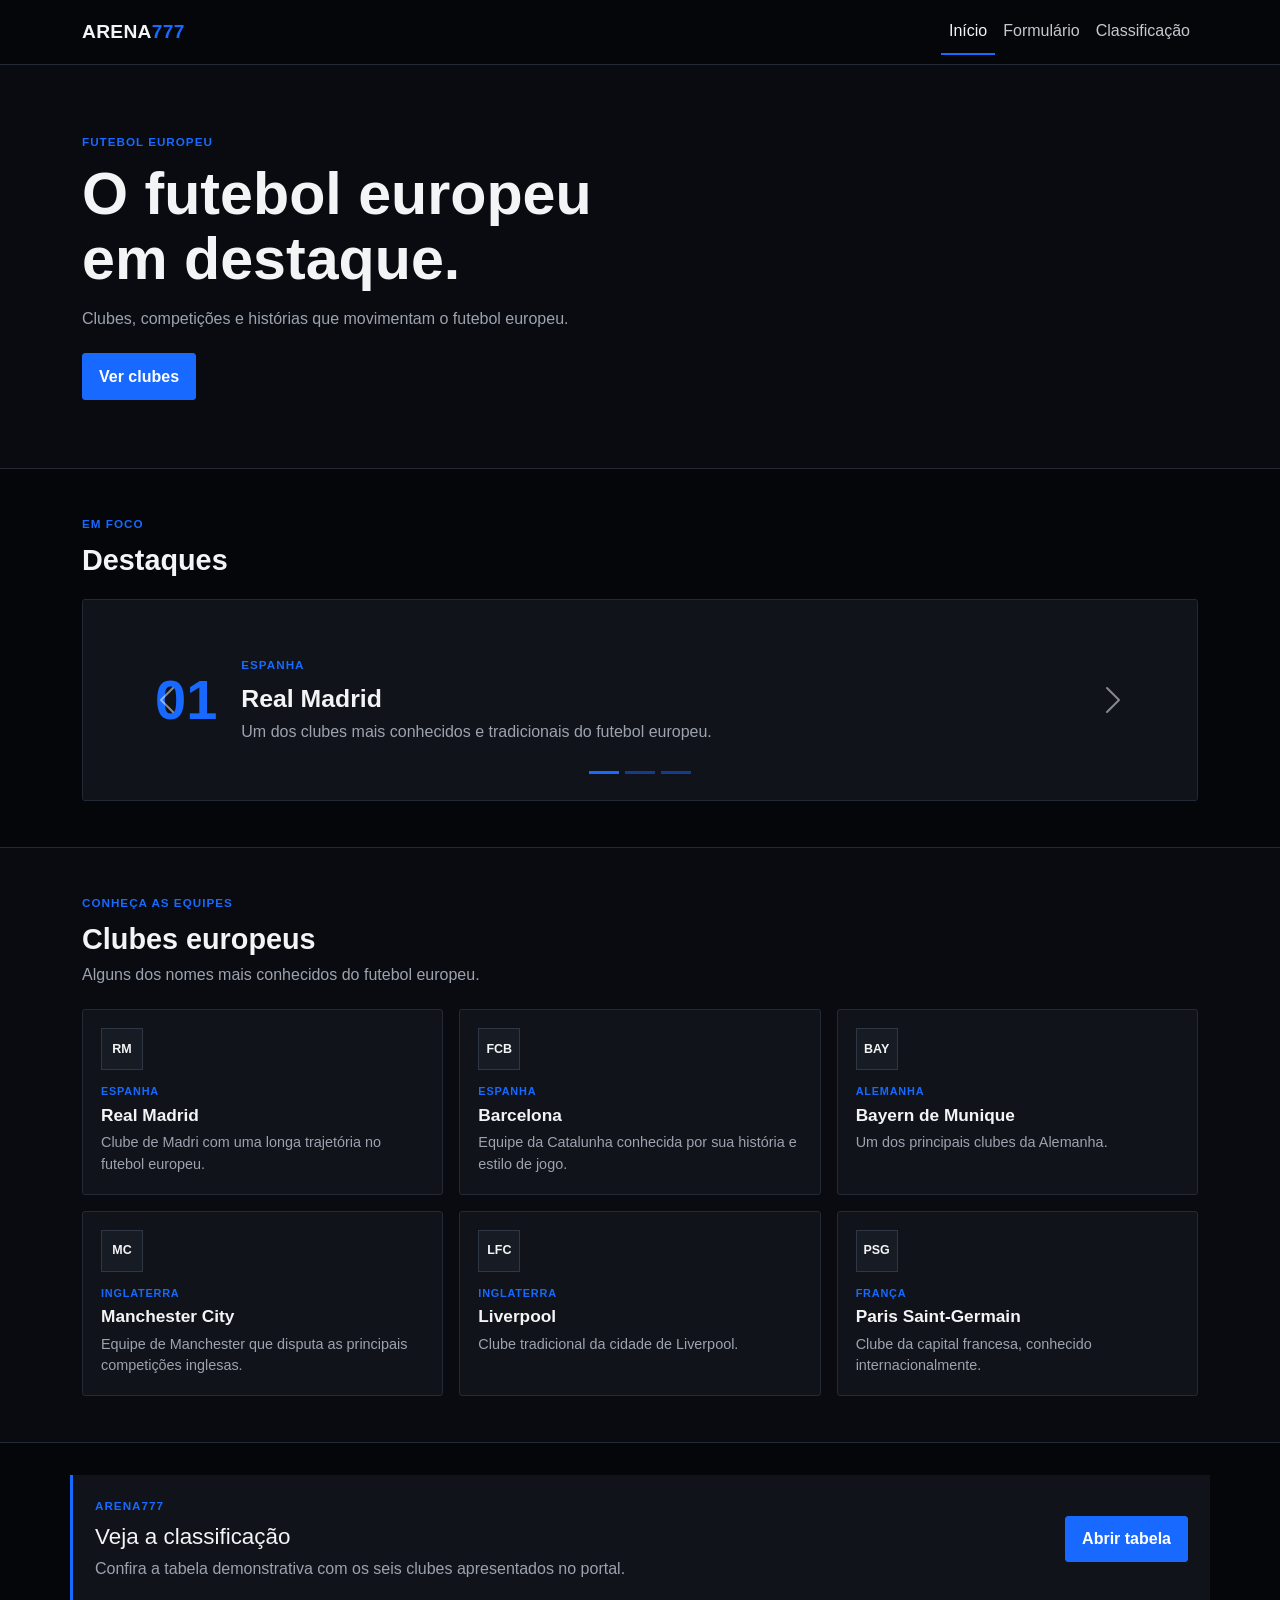
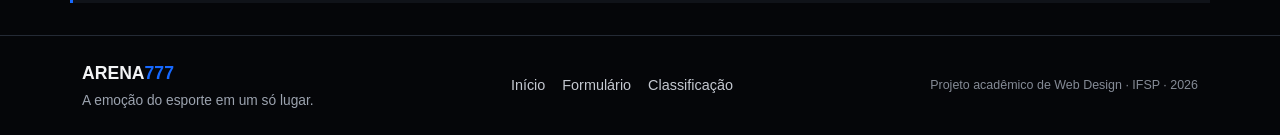
<file: index.html>
<!DOCTYPE html>
<html lang="pt-BR">
<head>
  <meta charset="UTF-8">
  <meta name="viewport" content="width=device-width, initial-scale=1">
  <meta name="description" content="ARENA777: portal acadêmico sobre futebol europeu.">
  <title>ARENA777 | Início</title>
  <link href="https://cdn.jsdelivr.net/npm/bootstrap@5.3.3/dist/css/bootstrap.min.css" rel="stylesheet">
  <link href="https://cdn.jsdelivr.net/npm/bootstrap-icons@1.11.3/font/bootstrap-icons.min.css" rel="stylesheet">
  <link href="css/estilos.css" rel="stylesheet">
</head>
<body>
  <nav class="navbar navbar-expand-lg navbar-dark barra-navegacao">
    <div class="container">
      <a class="navbar-brand marca" href="index.html">ARENA<span>777</span></a>
      <button class="navbar-toggler" type="button" data-bs-toggle="collapse" data-bs-target="#menuPrincipal" aria-controls="menuPrincipal" aria-expanded="false" aria-label="Abrir menu">
        <span class="navbar-toggler-icon"></span>
      </button>
      <div class="collapse navbar-collapse" id="menuPrincipal">
        <ul class="navbar-nav ms-auto">
          <li class="nav-item"><a class="nav-link active" aria-current="page" href="index.html">Início</a></li>
          <li class="nav-item"><a class="nav-link" href="formulario.html">Formulário</a></li>
          <li class="nav-item"><a class="nav-link" href="classificacao.html">Classificação</a></li>
        </ul>
      </div>
    </div>
  </nav>

  <main>
    <section class="apresentacao">
      <div class="container">
        <p class="etiqueta-secao">FUTEBOL EUROPEU</p>
        <h1>O futebol europeu<br><span>em destaque.</span></h1>
        <p class="texto-apresentacao">Clubes, competições e histórias que movimentam o futebol europeu.</p>
        <a class="btn btn-primary" href="#clubes">Ver clubes</a>
      </div>
    </section>

    <section class="secao-conteudo" aria-labelledby="tituloDestaques">
      <div class="container">
        <div class="titulo-secao">
          <p class="etiqueta-secao">EM FOCO</p>
          <h2 id="tituloDestaques">Destaques</h2>
        </div>

        <div id="carrosselDestaques" class="carousel slide carrossel-destaques" data-bs-ride="carousel">
          <div class="carousel-indicators">
            <button type="button" data-bs-target="#carrosselDestaques" data-bs-slide-to="0" class="active" aria-current="true" aria-label="Primeiro destaque"></button>
            <button type="button" data-bs-target="#carrosselDestaques" data-bs-slide-to="1" aria-label="Segundo destaque"></button>
            <button type="button" data-bs-target="#carrosselDestaques" data-bs-slide-to="2" aria-label="Terceiro destaque"></button>
          </div>
          <div class="carousel-inner">
            <div class="carousel-item active">
              <div class="item-destaque">
                <span class="numero-destaque">01</span>
                <div>
                  <p class="etiqueta-secao">ESPANHA</p>
                  <h3>Real Madrid</h3>
                  <p>Um dos clubes mais conhecidos e tradicionais do futebol europeu.</p>
                </div>
              </div>
            </div>
            <div class="carousel-item">
              <div class="item-destaque">
                <span class="numero-destaque">02</span>
                <div>
                  <p class="etiqueta-secao">ESPANHA</p>
                  <h3>Barcelona</h3>
                  <p>Clube com uma história marcante e uma identidade reconhecida no futebol.</p>
                </div>
              </div>
            </div>
            <div class="carousel-item">
              <div class="item-destaque">
                <span class="numero-destaque">03</span>
                <div>
                  <p class="etiqueta-secao">ALEMANHA</p>
                  <h3>Bayern de Munique</h3>
                  <p>Uma das equipes de maior destaque no futebol alemão.</p>
                </div>
              </div>
            </div>
          </div>
          <button class="carousel-control-prev" type="button" data-bs-target="#carrosselDestaques" data-bs-slide="prev" aria-label="Destaque anterior">
            <span class="carousel-control-prev-icon" aria-hidden="true"></span>
          </button>
          <button class="carousel-control-next" type="button" data-bs-target="#carrosselDestaques" data-bs-slide="next" aria-label="Próximo destaque">
            <span class="carousel-control-next-icon" aria-hidden="true"></span>
          </button>
        </div>
      </div>
    </section>

    <section class="secao-conteudo secao-clubes" id="clubes" aria-labelledby="tituloClubes">
      <div class="container">
        <div class="titulo-secao">
          <p class="etiqueta-secao">CONHEÇA AS EQUIPES</p>
          <h2 id="tituloClubes">Clubes europeus</h2>
          <p class="descricao-secao">Alguns dos nomes mais conhecidos do futebol europeu.</p>
        </div>

        <div class="row row-cols-1 row-cols-sm-2 row-cols-lg-3 g-3">
          <div class="col">
            <article class="cartao-clube h-100">
              <div class="iniciais-clube">RM</div>
              <p class="pais-clube">ESPANHA</p>
              <h3>Real Madrid</h3>
              <p>Clube de Madri com uma longa trajetória no futebol europeu.</p>
            </article>
          </div>
          <div class="col">
            <article class="cartao-clube h-100">
              <div class="iniciais-clube">FCB</div>
              <p class="pais-clube">ESPANHA</p>
              <h3>Barcelona</h3>
              <p>Equipe da Catalunha conhecida por sua história e estilo de jogo.</p>
            </article>
          </div>
          <div class="col">
            <article class="cartao-clube h-100">
              <div class="iniciais-clube">BAY</div>
              <p class="pais-clube">ALEMANHA</p>
              <h3>Bayern de Munique</h3>
              <p>Um dos principais clubes da Alemanha.</p>
            </article>
          </div>
          <div class="col">
            <article class="cartao-clube h-100">
              <div class="iniciais-clube">MC</div>
              <p class="pais-clube">INGLATERRA</p>
              <h3>Manchester City</h3>
              <p>Equipe de Manchester que disputa as principais competições inglesas.</p>
            </article>
          </div>
          <div class="col">
            <article class="cartao-clube h-100">
              <div class="iniciais-clube">LFC</div>
              <p class="pais-clube">INGLATERRA</p>
              <h3>Liverpool</h3>
              <p>Clube tradicional da cidade de Liverpool.</p>
            </article>
          </div>
          <div class="col">
            <article class="cartao-clube h-100">
              <div class="iniciais-clube">PSG</div>
              <p class="pais-clube">FRANÇA</p>
              <h3>Paris Saint-Germain</h3>
              <p>Clube da capital francesa, conhecido internacionalmente.</p>
            </article>
          </div>
        </div>
      </div>
    </section>

    <section class="secao-classificacao">
      <div class="container conteudo-classificacao">
        <div>
          <p class="etiqueta-secao">ARENA777</p>
          <h2>Veja a classificação</h2>
          <p>Confira a tabela demonstrativa com os seis clubes apresentados no portal.</p>
        </div>
        <a class="btn btn-primary" href="classificacao.html">Abrir tabela</a>
      </div>
    </section>
  </main>

  <footer class="rodape">
    <div class="container conteudo-rodape">
      <div>
        <a class="marca-rodape" href="index.html">ARENA<span>777</span></a>
        <p>A emoção do esporte em um só lugar.</p>
      </div>
      <nav class="links-rodape" aria-label="Links do rodapé">
        <a href="index.html">Início</a>
        <a href="formulario.html">Formulário</a>
        <a href="classificacao.html">Classificação</a>
      </nav>
      <small>Projeto acadêmico de Web Design · IFSP · 2026</small>
    </div>
  </footer>

  <script src="https://cdn.jsdelivr.net/npm/bootstrap@5.3.3/dist/js/bootstrap.bundle.min.js"></script>
  <script src="js/validacao-formulario.js"></script>
</body>
</html>
</file>
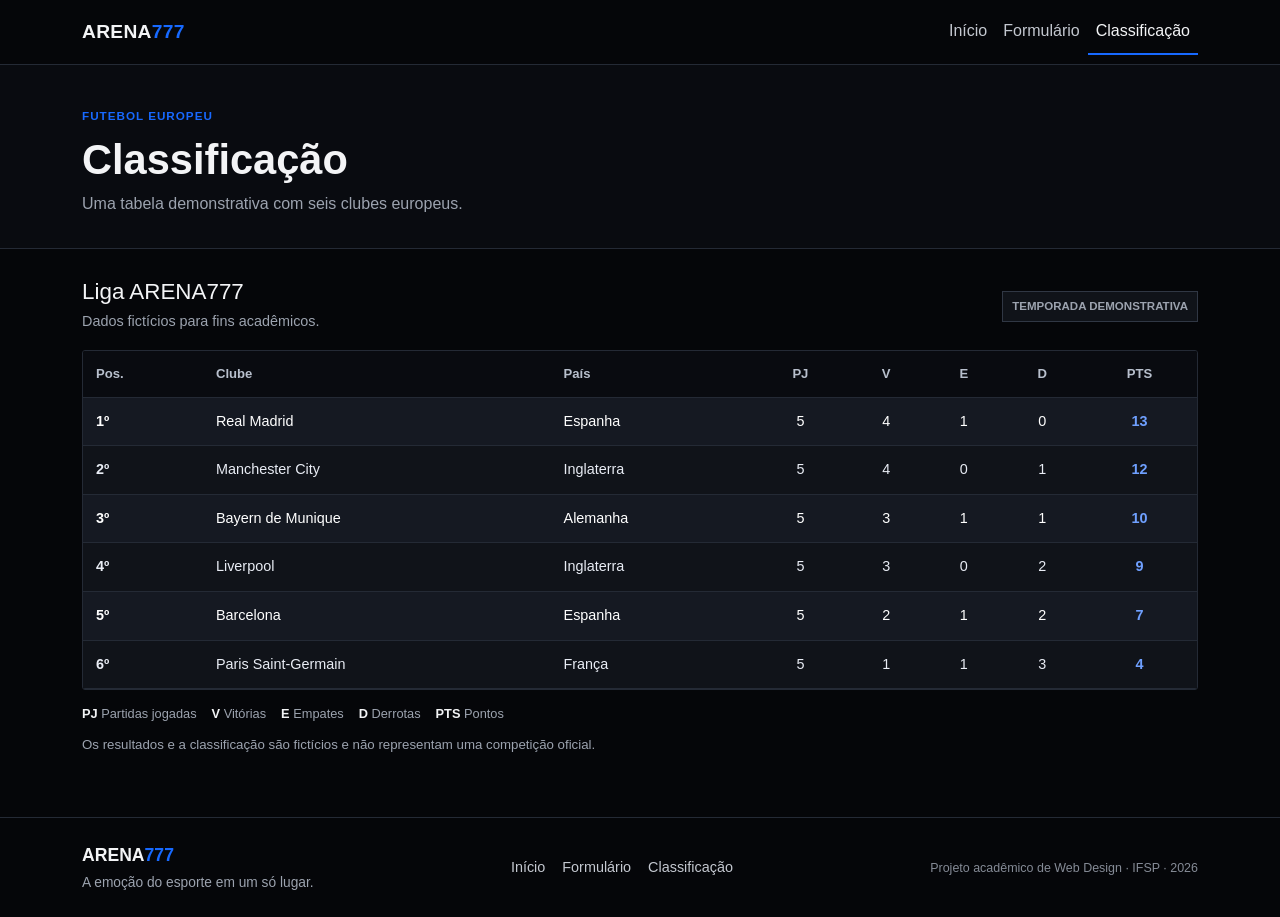
<file: classificacao.html>
<!DOCTYPE html>
<html lang="pt-BR">
<head>
  <meta charset="UTF-8">
  <meta name="viewport" content="width=device-width, initial-scale=1">
  <meta name="description" content="Classificação fictícia de clubes europeus no ARENA777.">
  <title>ARENA777 | Classificação</title>
  <link href="https://cdn.jsdelivr.net/npm/bootstrap@5.3.3/dist/css/bootstrap.min.css" rel="stylesheet">
  <link href="https://cdn.jsdelivr.net/npm/bootstrap-icons@1.11.3/font/bootstrap-icons.min.css" rel="stylesheet">
  <link href="css/estilos.css" rel="stylesheet">
</head>
<body>
  <nav class="navbar navbar-expand-lg navbar-dark barra-navegacao">
    <div class="container">
      <a class="navbar-brand marca" href="index.html">ARENA<span>777</span></a>
      <button class="navbar-toggler" type="button" data-bs-toggle="collapse" data-bs-target="#menuPrincipal" aria-controls="menuPrincipal" aria-expanded="false" aria-label="Abrir menu">
        <span class="navbar-toggler-icon"></span>
      </button>
      <div class="collapse navbar-collapse" id="menuPrincipal">
        <ul class="navbar-nav ms-auto">
          <li class="nav-item"><a class="nav-link" href="index.html">Início</a></li>
          <li class="nav-item"><a class="nav-link" href="formulario.html">Formulário</a></li>
          <li class="nav-item"><a class="nav-link active" aria-current="page" href="classificacao.html">Classificação</a></li>
        </ul>
      </div>
    </div>
  </nav>

  <main class="pagina-interna">
    <header class="cabecalho-pagina">
      <div class="container">
        <p class="etiqueta-secao">FUTEBOL EUROPEU</p>
        <h1>Classificação</h1>
        <p>Uma tabela demonstrativa com seis clubes europeus.</p>
      </div>
    </header>

    <section class="secao-conteudo pt-0">
      <div class="container">
        <div class="cabecalho-tabela">
          <div>
            <h2>Liga ARENA777</h2>
            <p>Dados fictícios para fins acadêmicos.</p>
          </div>
          <span class="etiqueta-tabela">TEMPORADA DEMONSTRATIVA</span>
        </div>

        <div class="table-responsive area-classificacao">
          <table class="table table-dark table-striped align-middle tabela-classificacao mb-0">
            <thead>
              <tr>
                <th scope="col">Pos.</th>
                <th scope="col">Clube</th>
                <th scope="col">País</th>
                <th scope="col" class="text-center">PJ</th>
                <th scope="col" class="text-center">V</th>
                <th scope="col" class="text-center">E</th>
                <th scope="col" class="text-center">D</th>
                <th scope="col" class="text-center">PTS</th>
              </tr>
            </thead>
            <tbody>
              <tr class="primeiro-lugar">
                <th scope="row">1º</th><td>Real Madrid</td><td>Espanha</td>
                <td class="text-center">5</td><td class="text-center">4</td><td class="text-center">1</td><td class="text-center">0</td><td class="text-center pontos">13</td>
              </tr>
              <tr>
                <th scope="row">2º</th><td>Manchester City</td><td>Inglaterra</td>
                <td class="text-center">5</td><td class="text-center">4</td><td class="text-center">0</td><td class="text-center">1</td><td class="text-center pontos">12</td>
              </tr>
              <tr>
                <th scope="row">3º</th><td>Bayern de Munique</td><td>Alemanha</td>
                <td class="text-center">5</td><td class="text-center">3</td><td class="text-center">1</td><td class="text-center">1</td><td class="text-center pontos">10</td>
              </tr>
              <tr>
                <th scope="row">4º</th><td>Liverpool</td><td>Inglaterra</td>
                <td class="text-center">5</td><td class="text-center">3</td><td class="text-center">0</td><td class="text-center">2</td><td class="text-center pontos">9</td>
              </tr>
              <tr>
                <th scope="row">5º</th><td>Barcelona</td><td>Espanha</td>
                <td class="text-center">5</td><td class="text-center">2</td><td class="text-center">1</td><td class="text-center">2</td><td class="text-center pontos">7</td>
              </tr>
              <tr>
                <th scope="row">6º</th><td>Paris Saint-Germain</td><td>França</td>
                <td class="text-center">5</td><td class="text-center">1</td><td class="text-center">1</td><td class="text-center">3</td><td class="text-center pontos">4</td>
              </tr>
            </tbody>
          </table>
        </div>

        <div class="legenda-tabela">
          <p><strong>PJ</strong> Partidas jogadas</p>
          <p><strong>V</strong> Vitórias</p>
          <p><strong>E</strong> Empates</p>
          <p><strong>D</strong> Derrotas</p>
          <p><strong>PTS</strong> Pontos</p>
        </div>
        <p class="aviso-classificacao">Os resultados e a classificação são fictícios e não representam uma competição oficial.</p>
      </div>
    </section>
  </main>

  <footer class="rodape">
    <div class="container conteudo-rodape">
      <div>
        <a class="marca-rodape" href="index.html">ARENA<span>777</span></a>
        <p>A emoção do esporte em um só lugar.</p>
      </div>
      <nav class="links-rodape" aria-label="Links do rodapé">
        <a href="index.html">Início</a>
        <a href="formulario.html">Formulário</a>
        <a href="classificacao.html">Classificação</a>
      </nav>
      <small>Projeto acadêmico de Web Design · IFSP · 2026</small>
    </div>
  </footer>

  <script src="https://cdn.jsdelivr.net/npm/bootstrap@5.3.3/dist/js/bootstrap.bundle.min.js"></script>
  <script src="js/validacao-formulario.js"></script>
</body>
</html>
</file>
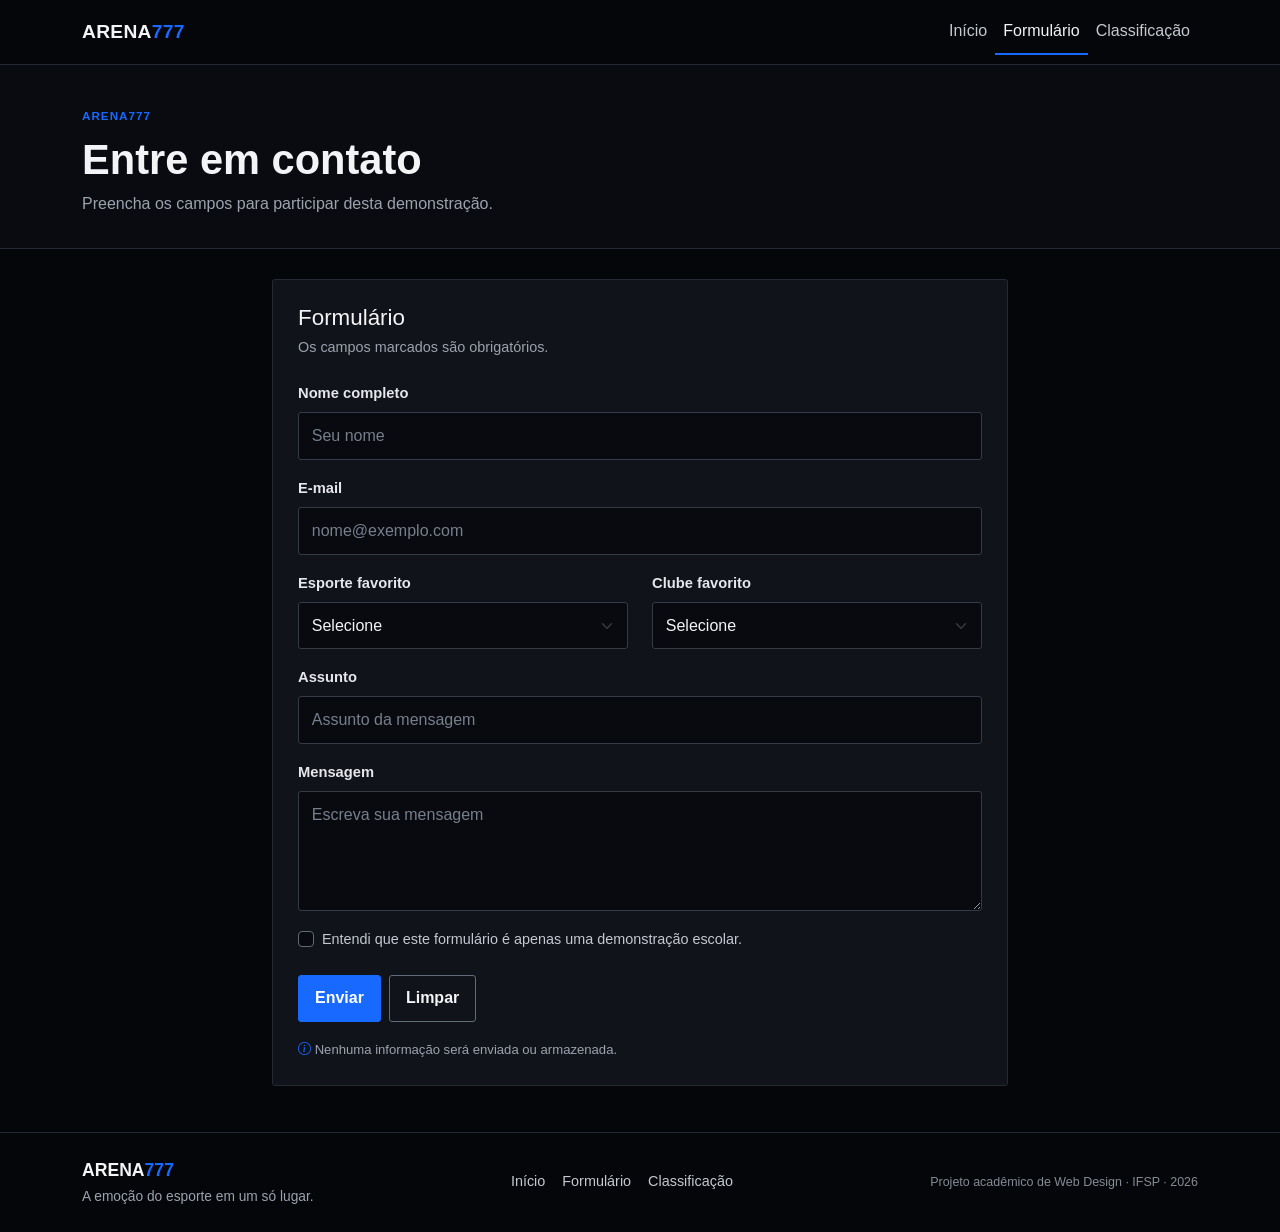
<file: formulario.html>
<!DOCTYPE html>
<html lang="pt-BR">
<head>
  <meta charset="UTF-8">
  <meta name="viewport" content="width=device-width, initial-scale=1">
  <meta name="description" content="Formulário demonstrativo do ARENA777.">
  <title>ARENA777 | Formulário</title>
  <link href="https://cdn.jsdelivr.net/npm/bootstrap@5.3.3/dist/css/bootstrap.min.css" rel="stylesheet">
  <link href="https://cdn.jsdelivr.net/npm/bootstrap-icons@1.11.3/font/bootstrap-icons.min.css" rel="stylesheet">
  <link href="css/estilos.css" rel="stylesheet">
</head>
<body>
  <nav class="navbar navbar-expand-lg navbar-dark barra-navegacao">
    <div class="container">
      <a class="navbar-brand marca" href="index.html">ARENA<span>777</span></a>
      <button class="navbar-toggler" type="button" data-bs-toggle="collapse" data-bs-target="#menuPrincipal" aria-controls="menuPrincipal" aria-expanded="false" aria-label="Abrir menu">
        <span class="navbar-toggler-icon"></span>
      </button>
      <div class="collapse navbar-collapse" id="menuPrincipal">
        <ul class="navbar-nav ms-auto">
          <li class="nav-item"><a class="nav-link" href="index.html">Início</a></li>
          <li class="nav-item"><a class="nav-link active" aria-current="page" href="formulario.html">Formulário</a></li>
          <li class="nav-item"><a class="nav-link" href="classificacao.html">Classificação</a></li>
        </ul>
      </div>
    </div>
  </nav>

  <main class="pagina-interna">
    <header class="cabecalho-pagina">
      <div class="container">
        <p class="etiqueta-secao">ARENA777</p>
        <h1>Entre em contato</h1>
        <p>Preencha os campos para participar desta demonstração.</p>
      </div>
    </header>

    <section class="secao-conteudo pt-0">
      <div class="container">
        <div class="row justify-content-center">
          <div class="col-lg-8">
            <div class="painel-formulario">
              <h2>Formulário</h2>
              <p class="descricao-formulario">Os campos marcados são obrigatórios.</p>

              <div id="mensagemSucesso" class="alert alert-success d-none" role="status">
                Formulário preenchido com sucesso!
              </div>

              <form id="formularioContato" novalidate>
                <div class="mb-3">
                  <label for="nome" class="form-label">Nome completo</label>
                  <input type="text" class="form-control" id="nome" name="nome" placeholder="Seu nome" required>
                  <div class="invalid-feedback">Informe seu nome.</div>
                </div>

                <div class="mb-3">
                  <label for="correioEletronico" class="form-label">E-mail</label>
                  <input type="email" class="form-control" id="correioEletronico" name="correioEletronico" placeholder="nome@exemplo.com" required>
                  <div class="invalid-feedback">Informe um e-mail válido.</div>
                </div>

                <div class="row">
                  <div class="col-md-6 mb-3">
                    <label for="esporte" class="form-label">Esporte favorito</label>
                    <select class="form-select" id="esporte" name="esporte" required>
                      <option value="" selected disabled>Selecione</option>
                      <option>Futebol</option>
                      <option>Basquete</option>
                      <option>Automobilismo</option>
                      <option>Outro</option>
                    </select>
                    <div class="invalid-feedback">Selecione uma opção.</div>
                  </div>
                  <div class="col-md-6 mb-3">
                    <label for="clube" class="form-label">Clube favorito</label>
                    <select class="form-select" id="clube" name="clube" required>
                      <option value="" selected disabled>Selecione</option>
                      <option>Real Madrid</option>
                      <option>Barcelona</option>
                      <option>Bayern de Munique</option>
                      <option>Manchester City</option>
                      <option>Liverpool</option>
                      <option>Paris Saint-Germain</option>
                      <option>Outro</option>
                    </select>
                    <div class="invalid-feedback">Selecione um clube.</div>
                  </div>
                </div>

                <div class="mb-3">
                  <label for="assunto" class="form-label">Assunto</label>
                  <input type="text" class="form-control" id="assunto" name="assunto" placeholder="Assunto da mensagem" required>
                  <div class="invalid-feedback">Informe o assunto.</div>
                </div>

                <div class="mb-3">
                  <label for="mensagem" class="form-label">Mensagem</label>
                  <textarea class="form-control" id="mensagem" name="mensagem" rows="4" placeholder="Escreva sua mensagem" required></textarea>
                  <div class="invalid-feedback">Escreva sua mensagem.</div>
                </div>

                <div class="form-check mb-4">
                  <input class="form-check-input" type="checkbox" id="confirmacaoAcademica" required>
                  <label class="form-check-label" for="confirmacaoAcademica">Entendi que este formulário é apenas uma demonstração escolar.</label>
                  <div class="invalid-feedback">Marque a confirmação.</div>
                </div>

                <div class="d-flex flex-wrap gap-2">
                  <button class="btn btn-primary" type="submit">Enviar</button>
                  <button class="btn btn-outline-light" type="reset">Limpar</button>
                </div>
              </form>

              <p class="aviso-formulario"><i class="bi bi-info-circle"></i> Nenhuma informação será enviada ou armazenada.</p>
            </div>
          </div>
        </div>
      </div>
    </section>
  </main>

  <footer class="rodape">
    <div class="container conteudo-rodape">
      <div>
        <a class="marca-rodape" href="index.html">ARENA<span>777</span></a>
        <p>A emoção do esporte em um só lugar.</p>
      </div>
      <nav class="links-rodape" aria-label="Links do rodapé">
        <a href="index.html">Início</a>
        <a href="formulario.html">Formulário</a>
        <a href="classificacao.html">Classificação</a>
      </nav>
      <small>Projeto acadêmico de Web Design · IFSP · 2026</small>
    </div>
  </footer>

  <script src="https://cdn.jsdelivr.net/npm/bootstrap@5.3.3/dist/js/bootstrap.bundle.min.js"></script>
  <script src="js/validacao-formulario.js"></script>
</body>
</html>
</file>
<file: css/estilos.css>
/* Estilos do ARENA777 */

/* Cores principais do site */
:root {
  --preto: #050609;
  --preto-secundario: #090B10;
  --grafite: #101319;
  --grafite-claro: #171B24;
  --azul: #1769FF;
  --azul-escuro: #1052D6;
  --branco: #F3F4F6;
  --cinza: #9CA3AF;
  --borda: #242A35;
}

* {
  box-sizing: border-box;
}

body {
  margin: 0;
  background: var(--preto);
  color: var(--branco);
  font-family: Arial, Helvetica, sans-serif;
}

a {
  color: inherit;
  text-decoration: none;
}

/* Menu */
.barra-navegacao {
  min-height: 65px;
  background: var(--preto);
  border-bottom: 1px solid var(--borda);
}

.marca {
  color: var(--branco);
  font-size: 1.2rem;
  font-weight: 800;
  letter-spacing: .3px;
}

.marca span,
.marca-rodape span {
  color: var(--azul);
}

.barra-navegacao .nav-link {
  padding: .65rem .85rem;
  color: #C4C8D0;
}

.barra-navegacao .nav-link.active {
  color: var(--branco);
  border-bottom: 2px solid var(--azul);
}

/* Apresentação inicial */
.apresentacao {
  padding: 68px 0;
  background: var(--preto-secundario);
  border-bottom: 1px solid var(--borda);
}

.etiqueta-secao {
  margin-bottom: 10px;
  color: var(--azul);
  font-size: .73rem;
  font-weight: 700;
  letter-spacing: 1px;
}

.apresentacao h1 {
  margin-bottom: 15px;
  color: var(--branco);
  font-size: clamp(2.3rem, 5vw, 3.7rem);
  line-height: 1.1;
  font-weight: 800;
}

.apresentacao h1 span {
  color: var(--branco);
}

.texto-apresentacao {
  max-width: 520px;
  margin-bottom: 22px;
  color: var(--cinza);
  line-height: 1.6;
}

.btn {
  padding: .65rem 1rem;
  border-radius: 3px;
  font-weight: 600;
}

.btn-primary {
  background: var(--azul);
  border-color: var(--azul);
}

/* Seções e títulos */
.secao-conteudo {
  padding: 46px 0;
}

.titulo-secao {
  margin-bottom: 22px;
}

.titulo-secao h2 {
  margin-bottom: 7px;
  font-size: 1.8rem;
  font-weight: 700;
}

.descricao-secao {
  margin-bottom: 0;
  color: var(--cinza);
}

/* Carrossel */
.carrossel-destaques {
  overflow: hidden;
  border: 1px solid var(--borda);
  border-radius: 3px;
  background: var(--grafite);
}

.item-destaque {
  display: flex;
  min-height: 200px;
  align-items: center;
  gap: 24px;
  padding: 34px 72px;
  background: var(--grafite);
}

.numero-destaque {
  color: var(--azul);
  font-size: 3.5rem;
  font-weight: 800;
  line-height: 1;
}

.item-destaque h3 {
  margin-bottom: 7px;
  font-size: 1.55rem;
  font-weight: 700;
}

.item-destaque div > p:last-child {
  max-width: 570px;
  margin-bottom: 0;
  color: var(--cinza);
}

.carousel-indicators [data-bs-target] {
  background-color: var(--azul);
}

/* Clubes */
.secao-clubes {
  background: var(--preto-secundario);
  border-top: 1px solid var(--borda);
  border-bottom: 1px solid var(--borda);
}

.cartao-clube {
  min-height: 185px;
  padding: 18px;
  border: 1px solid var(--borda);
  border-radius: 3px;
  background: var(--grafite);
}

.iniciais-clube {
  display: flex;
  width: 42px;
  height: 42px;
  align-items: center;
  justify-content: center;
  margin-bottom: 13px;
  border: 1px solid #303744;
  background: var(--grafite-claro);
  color: var(--branco);
  font-size: .78rem;
  font-weight: 800;
}

.pais-clube {
  margin-bottom: 5px;
  color: var(--azul);
  font-size: .68rem;
  font-weight: 700;
  letter-spacing: .8px;
}

.cartao-clube h3 {
  margin-bottom: 7px;
  font-size: 1.08rem;
  font-weight: 700;
}

.cartao-clube p:last-child {
  margin-bottom: 0;
  color: var(--cinza);
  font-size: .9rem;
  line-height: 1.5;
}

/* Chamada para a classificação */
.secao-classificacao {
  padding: 32px 0;
}

.conteudo-classificacao {
  display: flex;
  align-items: center;
  justify-content: space-between;
  gap: 20px;
  padding: 22px;
  border-left: 3px solid var(--azul);
  background: var(--grafite);
}

.conteudo-classificacao h2 {
  margin-bottom: 6px;
  font-size: 1.4rem;
}

.conteudo-classificacao p:last-child {
  margin-bottom: 0;
  color: var(--cinza);
}

/* Rodapé */
.rodape {
  padding: 24px 0;
  border-top: 1px solid var(--borda);
  background: var(--preto);
}

.conteudo-rodape {
  display: flex;
  align-items: center;
  justify-content: space-between;
  gap: 18px;
  flex-wrap: wrap;
}

.marca-rodape {
  color: var(--branco);
  font-size: 1.1rem;
  font-weight: 800;
}

.conteudo-rodape p {
  margin: 4px 0 0;
  color: var(--cinza);
  font-size: .86rem;
}

.links-rodape {
  display: flex;
  gap: 17px;
  flex-wrap: wrap;
}

.links-rodape a {
  color: #C4C8D0;
  font-size: .9rem;
}

.conteudo-rodape small {
  color: #858B96;
  font-size: .78rem;
}

/* Páginas internas */
.pagina-interna {
  min-height: calc(100vh - 170px);
}

.cabecalho-pagina {
  margin-bottom: 30px;
  padding: 42px 0 32px;
  border-bottom: 1px solid var(--borda);
  background: var(--preto-secundario);
}

.cabecalho-pagina h1 {
  margin-bottom: 8px;
  font-size: clamp(1.9rem, 4vw, 2.6rem);
  font-weight: 800;
}

.cabecalho-pagina p:last-child {
  margin-bottom: 0;
  color: var(--cinza);
}

/* Formulário */
.painel-formulario {
  padding: 25px;
  border: 1px solid var(--borda);
  border-radius: 3px;
  background: var(--grafite);
}

.painel-formulario h2 {
  margin-bottom: 5px;
  font-size: 1.4rem;
}

.descricao-formulario {
  margin-bottom: 22px;
  color: var(--cinza);
  font-size: .9rem;
}

.form-label {
  color: #E5E7EB;
  font-size: .92rem;
  font-weight: 600;
}

.form-control,
.form-select {
  padding: .68rem .8rem;
  border: 1px solid #343A46;
  border-radius: 3px;
  background-color: #080A0F;
  color: var(--branco);
}

.form-control::placeholder {
  color: #777F8D;
}

.form-control:focus,
.form-select:focus {
  border-color: var(--azul);
  background-color: #080A0F;
  color: var(--branco);
  box-shadow: 0 0 0 .15rem rgba(23, 105, 255, .15);
}

.form-select option {
  background: var(--grafite);
  color: var(--branco);
}

.form-check-label {
  color: #C4C8D0;
  font-size: .9rem;
}

.form-check-input {
  border-color: #626B79;
  background-color: #080A0F;
}

.form-check-input:checked {
  border-color: var(--azul);
  background-color: var(--azul);
}

.aviso-formulario {
  margin: 18px 0 0;
  color: var(--cinza);
  font-size: .82rem;
}

.aviso-formulario i {
  color: var(--azul);
}

.alert-success {
  border-color: #245D3C;
  background: #123522;
  color: #DDF7E7;
}

/* Classificação */
.cabecalho-tabela {
  display: flex;
  align-items: center;
  justify-content: space-between;
  gap: 15px;
  margin-bottom: 17px;
}

.cabecalho-tabela h2 {
  margin-bottom: 5px;
  font-size: 1.4rem;
}

.cabecalho-tabela p {
  margin-bottom: 0;
  color: var(--cinza);
  font-size: .9rem;
}

.etiqueta-tabela {
  padding: 6px 9px;
  border: 1px solid #303744;
  background: var(--grafite);
  color: var(--cinza);
  font-size: .72rem;
  font-weight: 700;
}

.area-classificacao {
  border: 1px solid var(--borda);
  border-radius: 3px;
}

.tabela-classificacao {
  --bs-table-bg: #101319;
  --bs-table-striped-bg: #151922;
  --bs-table-color: #E9EDF5;
  --bs-table-border-color: #242A35;
}

.tabela-classificacao thead th {
  padding: 13px;
  background: #090B10;
  color: #B8C0CD;
  font-size: .82rem;
  white-space: nowrap;
}

.tabela-classificacao tbody td,
.tabela-classificacao tbody th {
  padding: 13px;
  font-size: .9rem;
  white-space: nowrap;
}

.tabela-classificacao .primeiro-lugar > * {
  background: #17233B !important;
  color: #FFFFFF;
}

.tabela-classificacao .pontos {
  color: #6FA0FF;
  font-weight: 800;
}

.legenda-tabela {
  display: flex;
  gap: 15px;
  flex-wrap: wrap;
  margin-top: 14px;
}

.legenda-tabela p {
  margin: 0;
  color: var(--cinza);
  font-size: .8rem;
}

.legenda-tabela strong {
  color: var(--branco);
}

.aviso-classificacao {
  margin-top: 12px;
  color: var(--cinza);
  font-size: .83rem;
}

/* Ajustes para telas menores */
@media (max-width: 767.98px) {
  .apresentacao {
    padding: 48px 0;
  }

  .secao-conteudo {
    padding: 40px 0;
  }

  .item-destaque {
    min-height: 220px;
    padding: 28px 48px;
    gap: 15px;
  }

  .numero-destaque {
    font-size: 2.6rem;
  }

  .item-destaque h3 {
    font-size: 1.3rem;
  }

  .conteudo-classificacao {
    align-items: flex-start;
    flex-direction: column;
  }

  .conteudo-rodape {
    align-items: flex-start;
    flex-direction: column;
  }

  .painel-formulario {
    padding: 19px;
  }

  .cabecalho-tabela {
    align-items: flex-start;
    flex-direction: column;
  }
}

@media (max-width: 420px) {
  .item-destaque {
    display: block;
    padding: 27px 42px;
  }

  .numero-destaque {
    display: block;
    margin-bottom: 12px;
  }
}

/* Mantém a mesma aparência dos botões ao passar o ponteiro. */
.btn-primary,
.btn-primary:hover,
.btn-primary:focus,
.btn-primary:active {
  border-color: var(--azul);
  background: var(--azul);
}

/* Mantém os links sem mudanças decorativas ao passar o ponteiro. */
.barra-navegacao .nav-link,
.barra-navegacao .nav-link:hover {
  color: #C4C8D0;
}

.barra-navegacao .nav-link.active,
.barra-navegacao .nav-link.active:hover {
  color: var(--branco);
}

.links-rodape a,
.links-rodape a:hover {
  color: #C4C8D0;
}

.btn-outline-light,
.btn-outline-light:hover,
.btn-outline-light:focus,
.btn-outline-light:active {
  border-color: #626B79;
  background: transparent;
  color: var(--branco);
}
</file>
